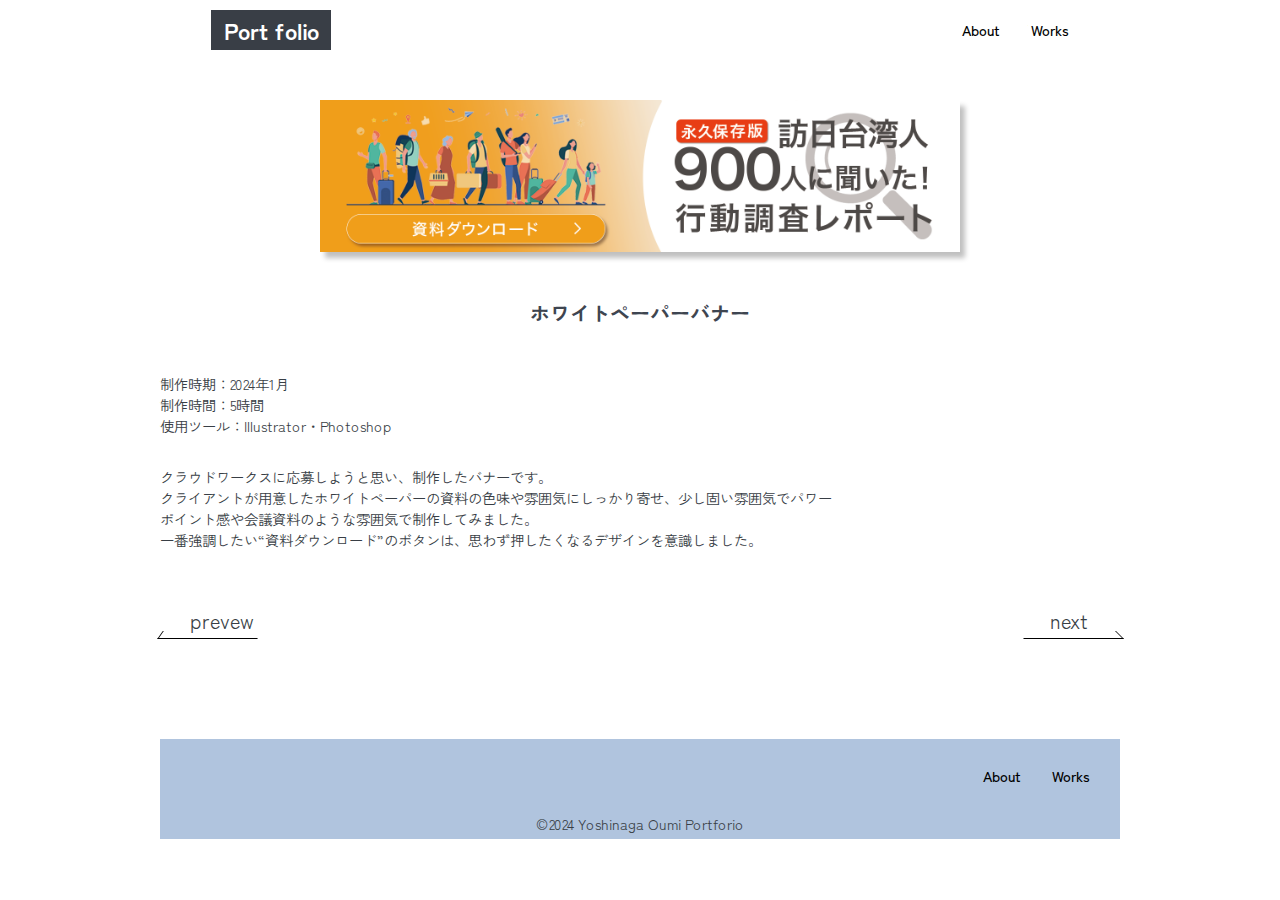
<file: page10.html>
<!doctype html>
<html lang="ja">
	<head>
		<meta charset="UTF-8">
		<title>吉永桜実 ポートフォリオ</title>
		<meta name="description" content="吉永桜実・就活用のポートフォリオです">
		<link rel="preconnect" href="https://fonts.googleapis.com">
		<link rel="preconnect" href="https://fonts.gstatic.com" crossorigin>
		<link href="https://fonts.googleapis.com/css2?family=Noto+Sans+JP:wght@100..900&family=Shippori+Mincho+B1:wght@400;500;600;700;800&display=swap" rel="stylesheet">
		<link href="https://fonts.googleapis.com/css2?family=Zen+Kaku+Gothic+New:wght@300;400;500;700;900&display=swap" rel="stylesheet">
		<link rel="stylesheet" href="css/reset.css">
		<link rel="stylesheet" href="css/style.css">
		
	</head>
	<body>
		<header>
			<a href="index.html"><h1>Port folio</h1></a>
			<nav>
				<ul class="nav">
					<li class="navitem"><a href="index.html#about">About</a></li>
					<li class="navitem"><a href="index.html#works">Works</a></li>
				</ul>
			</nav>
		</header>
		<main>
			<div class="bunnerimg">
				<img class="bunner" src="img/bunner9.png" width="640px" alt="ホワイトペーパーバナー">
				<h4>ホワイトペーパーバナー</h4>
			</div>
			<div class="bunnertext">
				<div class="bunnertexttop">
					<p>
							制作時期：2024年1月<br>
							制作時間：5時間<br>
							使用ツール：Illustrator・Photoshop
					</p>
				</div>
					<p>
							クラウドワークスに応募しようと思い、制作したバナーです。<br>
							クライアントが用意したホワイトペーパーの資料の色味や雰囲気にしっかり寄せ、少し固い雰囲気でパワー<br>
							ポイント感や会議資料のような雰囲気で制作してみました。<br>
							一番強調したい“資料ダウンロード”のボタンは、思わず押したくなるデザインを意識しました。
					</p>
			</div>
			<div class="arrows">
				<div class="left">
					<a href="page9.html">
						<p class="prevew">prevew</p>
						<div class="arrowleft"></div>
					</a>
				</div>
				<div class="right">
					<a href="page11.html">
						<p class="next">next</p>
						<div class="arrow"></div>
					</a>
				</div>
			</div>
		</main>
		<fotter>
			<div class="footer">
				<nav>
					<ul class="footer-nav">
						<li class="footer-navitem"><a href="#about">About</a></li>
						<li class="footer-navitem"><a href="#works">Works</a></li>
					</ul>
				</nav>
				<p><small>&copy;2024 Yoshinaga Oumi Portforio</small></p>
			</div>
		</fotter>
	</body>
</html>
</file>
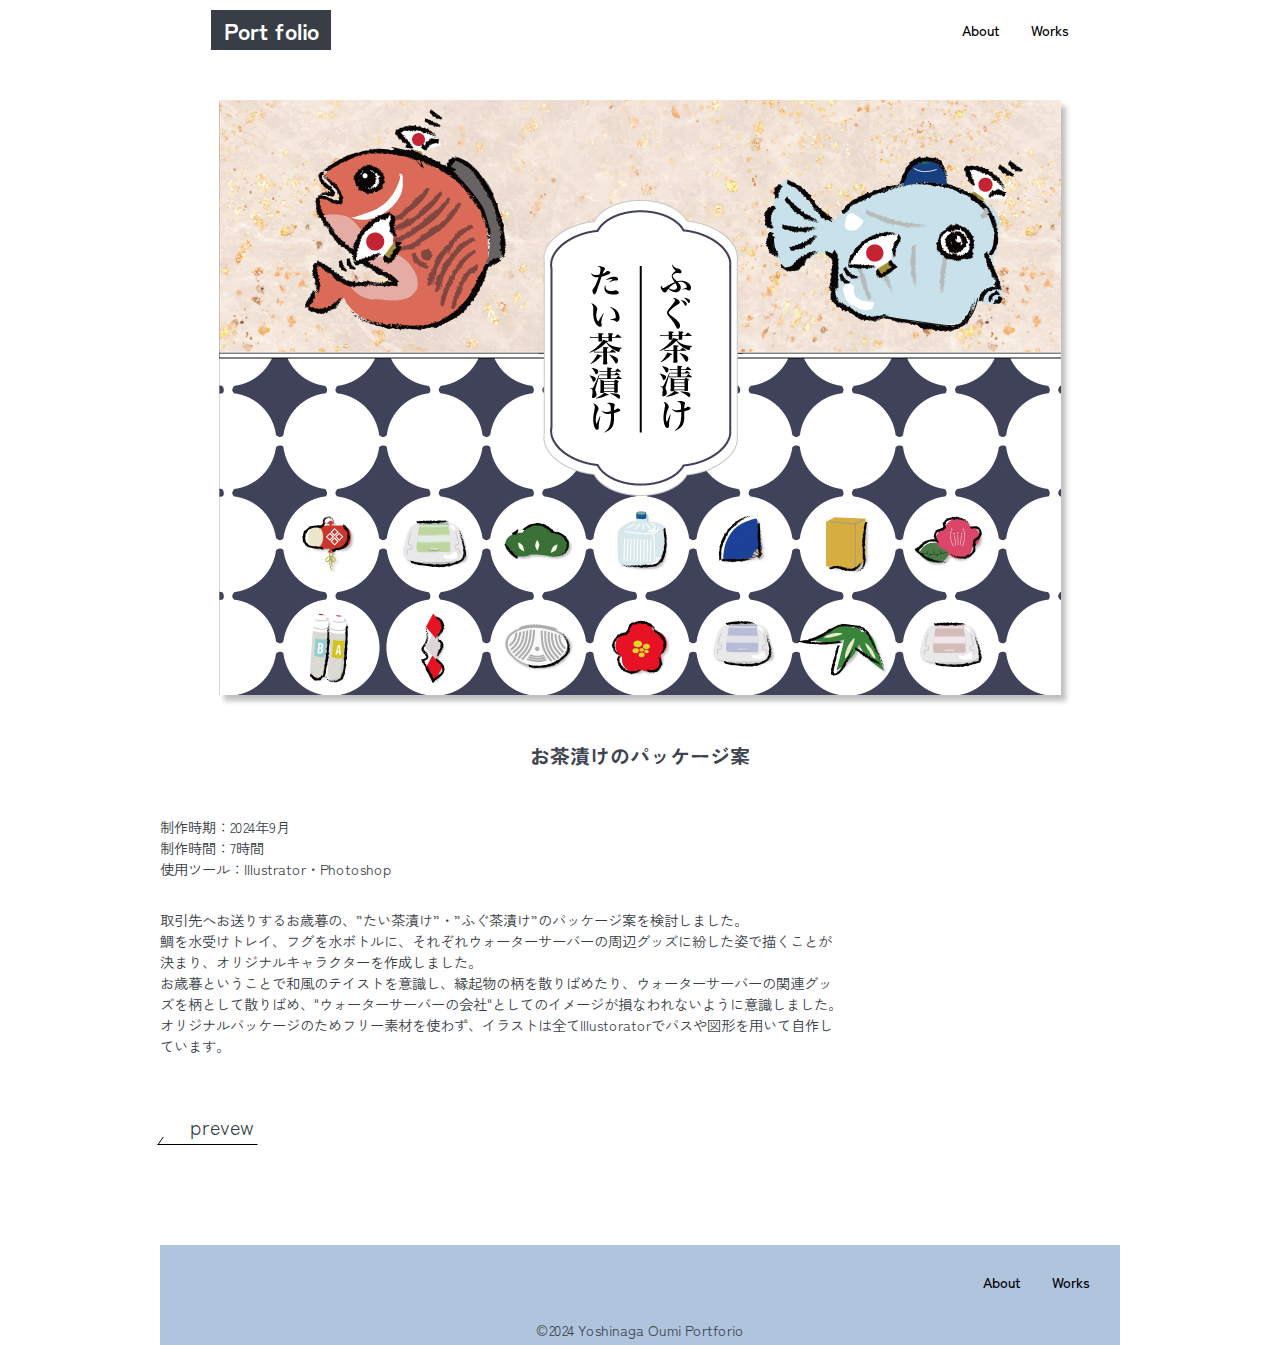
<file: page11.html>
<!doctype html>
<html lang="ja">
	<head>
		<meta charset="UTF-8">
		<title>吉永桜実 ポートフォリオ</title>
		<meta name="description" content="吉永桜実・就活用のポートフォリオです">
		<link rel="preconnect" href="https://fonts.googleapis.com">
		<link rel="preconnect" href="https://fonts.gstatic.com" crossorigin>
		<link href="https://fonts.googleapis.com/css2?family=Noto+Sans+JP:wght@100..900&family=Shippori+Mincho+B1:wght@400;500;600;700;800&display=swap" rel="stylesheet">
		<link href="https://fonts.googleapis.com/css2?family=Zen+Kaku+Gothic+New:wght@300;400;500;700;900&display=swap" rel="stylesheet">
		<link rel="stylesheet" href="css/reset.css">
		<link rel="stylesheet" href="css/style.css">
		
	</head>
	<body>
		<header>
			<a href="index.html"><h1>Port folio</h1></a>
			<nav>
				<ul class="nav">
					<li class="navitem"><a href="index.html#about">About</a></li>
					<li class="navitem"><a href="index.html#works">Works</a></li>
				</ul>
			</nav>
		</header>
		<main>
			<div class="bunnerimg">
				<img class="bunner" src="img/package.jpg" alt="お茶漬けのパッケージ案">
				<h4>お茶漬けのパッケージ案</h4>
			</div>
			<div class="bunnertext">
				<div class="bunnertexttop">
					<p>
							制作時期：2024年9月<br>
							制作時間：7時間<br>
							使用ツール：Illustrator・Photoshop
					</p>
				</div>
					<p>
							取引先へお送りするお歳暮の、”たい茶漬け”・”ふぐ茶漬け”のパッケージ案を検討しました。<br>
							鯛を水受けトレイ、フグを水ボトルに、それぞれウォーターサーバーの周辺グッズに紛した姿で描くことが<br>
							決まり、オリジナルキャラクターを作成しました。<br>
							お歳暮ということで和風のテイストを意識し、縁起物の柄を散りばめたり、ウォーターサーバーの関連グッ<br>
							ズを柄として散りばめ、"ウォーターサーバーの会社"としてのイメージが損なわれないように意識しました。<br>
							オリジナルパッケージのためフリー素材を使わず、イラストは全てIllustoratorでパスや図形を用いて自作し<br>
							ています。
					</p>
			</div>
			<div class="arrows">
				<div class="left">
					<a href="page10.html">
						<p class="prevew">prevew</p>
						<div class="arrowleft"></div>
					</a>
				</div>
			</div>
		</main>
		<fotter>
			<div class="footer">
				<nav>
					<ul class="footer-nav">
						<li class="footer-navitem"><a href="#about">About</a></li>
						<li class="footer-navitem"><a href="#works">Works</a></li>
					</ul>
				</nav>
				<p><small>&copy;2024 Yoshinaga Oumi Portforio</small></p>
			</div>
		</fotter>
	</body>
</html>
</file>
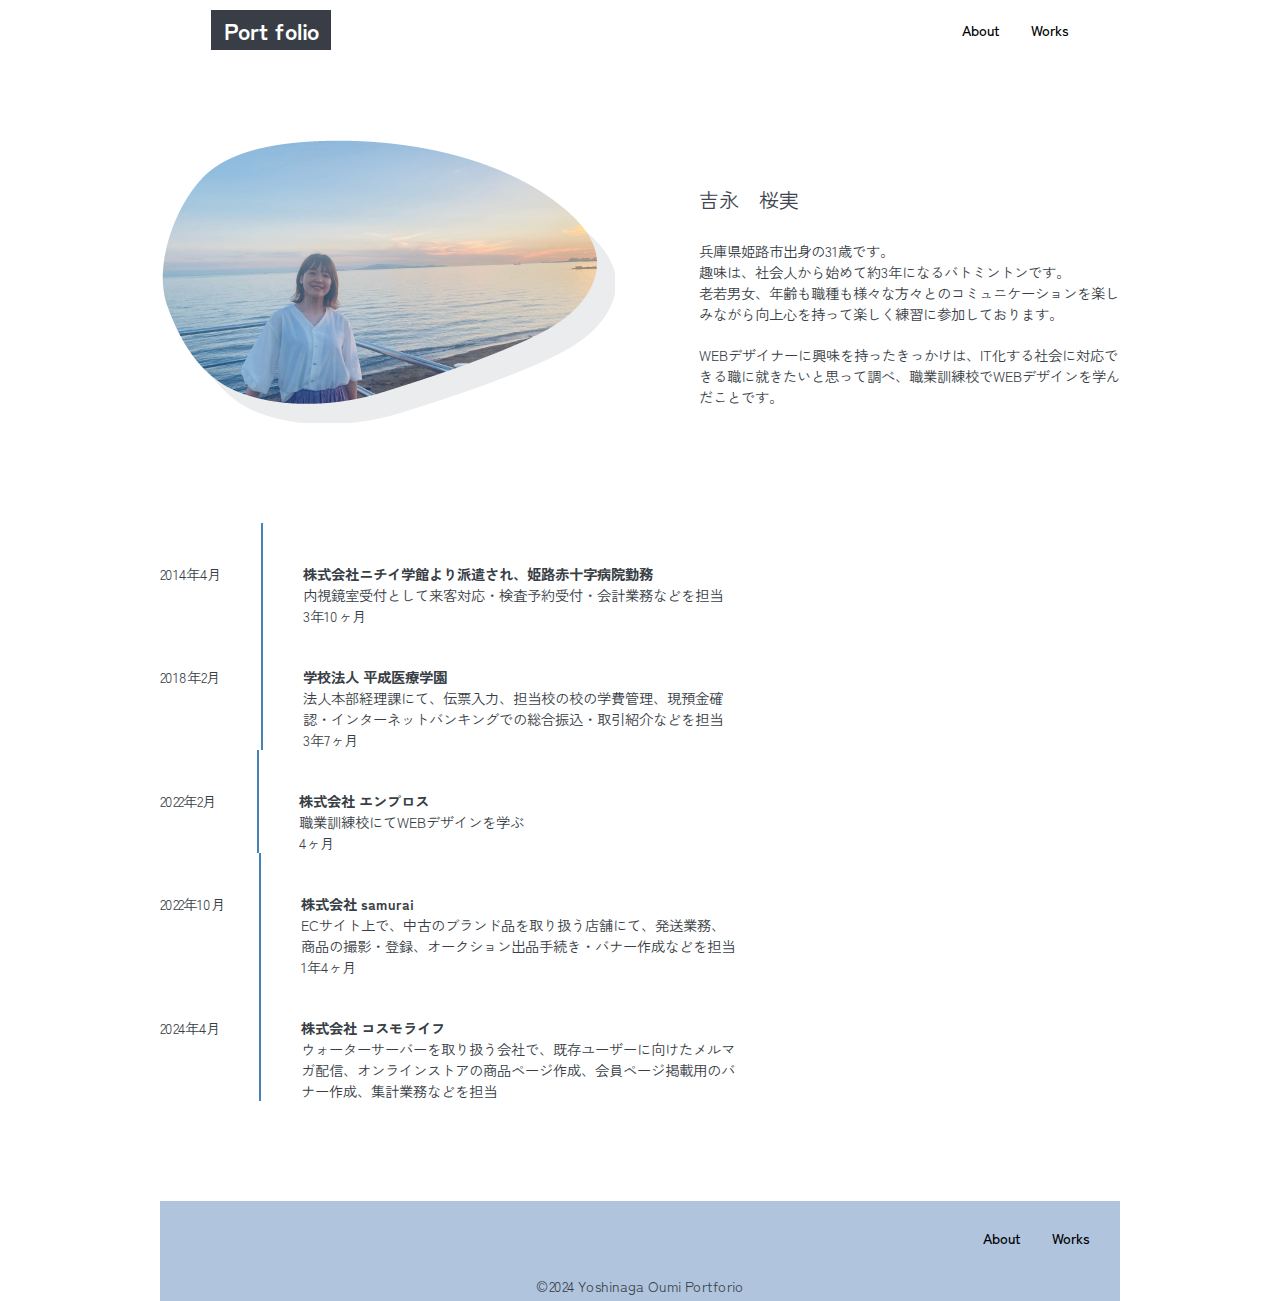
<file: page12.html>
<!doctype html>
<html lang="ja">
	<head>
		<meta charset="UTF-8">
		<title>吉永桜実 ポートフォリオ</title>
		<meta name="description" content="吉永桜実・就活用のポートフォリオです">
		<link rel="preconnect" href="https://fonts.googleapis.com">
		<link rel="preconnect" href="https://fonts.gstatic.com" crossorigin>
		<link href="https://fonts.googleapis.com/css2?family=Noto+Sans+JP:wght@100..900&family=Shippori+Mincho+B1:wght@400;500;600;700;800&display=swap" rel="stylesheet">
		<link href="https://fonts.googleapis.com/css2?family=Zen+Kaku+Gothic+New:wght@300;400;500;700;900&display=swap" rel="stylesheet">
		<link rel="stylesheet" href="css/reset.css">
		<link rel="stylesheet" href="css/style.css">
		
	</head>
	<body>
		<header>
			<a href="index.html"><h1>Port folio</h1></a>
			<nav>
				<ul class="nav">
					<li class="navitem"><a href="index.html#about">About</a></li>
					<li class="navitem"><a href="index.html#works">Works</a></li>
				</ul>
			</nav>
		</header>
		<main>
			<div class="mainvisualbox">
				<img class="myprofileimg" src="img/mainvisual.png" alt="吉永桜実ポートフォリオメインビジュアル">
					<div class="myprofiletextbox">	
						<h3 class="name">吉永　桜実</h3>
						<p class="myprofiletexttop">
							兵庫県姫路市出身の31歳です。<br>
							趣味は、社会人から始めて約3年になるバトミントンです。<br>
							老若男女、年齢も職種も様々な方々とのコミュニケーションを楽し<br>
							みながら向上心を持って楽しく練習に参加しております。
						</p>
						<p class="myprofiletextbottom">
							WEBデザイナーに興味を持ったきっかけは、IT化する社会に対応で<br>
							きる職に就きたいと思って調べ、職業訓練校でWEBデザインを学ん<br>
							だことです。
						</p>
					</div>
			</div>
			<div class="career">
				<div class="careerbox">
						<p class="nichiidate">
						2014年4月
						</p>
						<div class="border"></div>
						<p class="careertext"><span>株式会社ニチイ学館より派遣され、姫路赤十字病院勤務</span><br>
											内視鏡室受付として来客対応・検査予約受付・会計業務などを担当<br>
											3年10ヶ月<br>
						</p>
				</div>
				<div class="careerbox">
						<p class="heiseidate">
						2018年2月
						</p>
						<div class="border"></div>
						<p class="careertext"><span>学校法人 平成医療学園</span><br>
											法人本部経理課にて、伝票入力、担当校の校の学費管理、現預金確<br>
											認・インターネットバンキングでの総合振込・取引紹介などを担当<br>
											3年7ヶ月
						</p>
				</div>
				<div class="careerbox">
						<p class="emplosdate">
						2022年2月
						</p>
						<div class="border"></div>
						<p class="careertext"><span>株式会社 エンプロス</span><br>
											職業訓練校にてWEBデザインを学ぶ<br>
											4ヶ月
						</p>
				</div>
				<div class="careerbox">
						<p class="samuraidate">
						2022年10月
						</p>
						<div class="samuraiborder"></div>
						<p class="careertextsamurai"><span>株式会社 samurai</span><br>
											ECサイト上で、中古のブランド品を取り扱う店舗にて、発送業務、<br>
											商品の撮影・登録、オークション出品手続き・バナー作成などを担当<br>
											1年4ヶ月
						</p>
				</div>
				<div class="careerbox">
						<p class="cosmodate">
						2024年4月
						</p>
						<div class="border"></div>
						<p class="careertext"><span>株式会社 コスモライフ</span><br>
											ウォーターサーバーを取り扱う会社で、既存ユーザーに向けたメルマ<br>
											ガ配信、オンラインストアの商品ページ作成、会員ページ掲載用のバ<br>
											ナー作成、集計業務などを担当<br>
						</p>
				</div>
			</div>
		</main>
		<fotter>
			<div class="footer">
				<nav>
					<ul class="footer-nav">
						<li class="footer-navitem"><a href="#about">About</a></li>
						<li class="footer-navitem"><a href="#works">Works</a></li>
					</ul>
				</nav>
				<p><small>&copy;2024 Yoshinaga Oumi Portforio</small></p>
			</div>
		</fotter>
	</body>
</html>
</file>
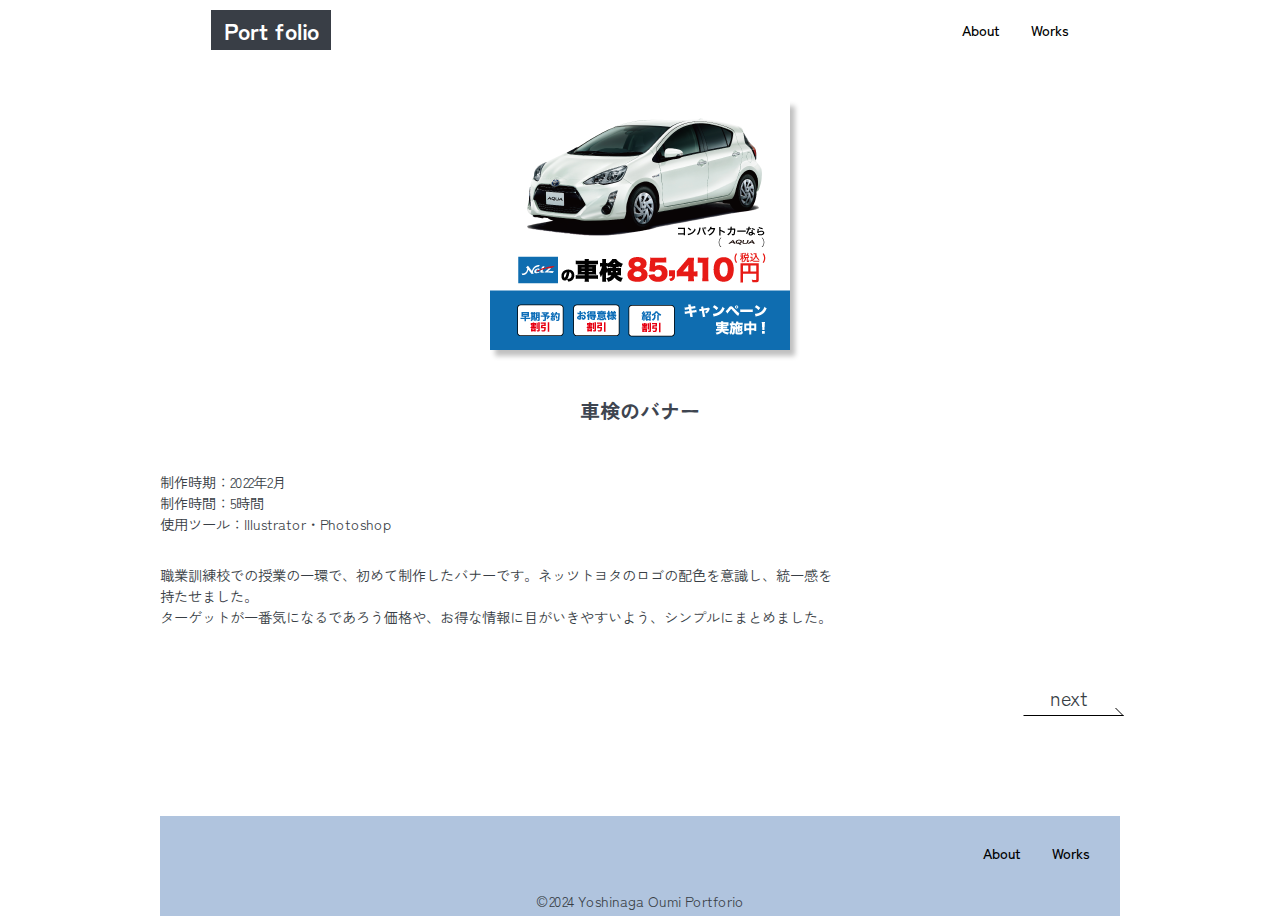
<file: page2.html>
<!doctype html>
<html lang="ja">
	<head>
		<meta charset="UTF-8">
		<title>吉永桜実 ポートフォリオ</title>
		<meta name="description" content="吉永桜実・就活用のポートフォリオです。">
		<link rel="preconnect" href="https://fonts.googleapis.com">
		<link rel="preconnect" href="https://fonts.gstatic.com" crossorigin>
		<link href="https://fonts.googleapis.com/css2?family=Noto+Sans+JP:wght@100..900&family=Shippori+Mincho+B1:wght@400;500;600;700;800&display=swap" rel="stylesheet">
		<link href="https://fonts.googleapis.com/css2?family=Zen+Kaku+Gothic+New:wght@300;400;500;700;900&display=swap" rel="stylesheet">
		<link rel="stylesheet" href="css/reset.css">
		<link rel="stylesheet" href="css/style.css">
		
	</head>
	<body>
		<header>
			<a href="index.html"><h1>Port folio</h1></a>
			<nav>
				<ul class="nav">
					<li class="navitem"><a href="index.html#about">About</a></li>
					<li class="navitem"><a href="index.html#works">Works</a></li>
				</ul>
			</nav>
		</header>
		<main>
			<div class="bunnerimg">
				<img class="bunner" src="img/bunner1.png" alt="車検のバナー">
				<h4>車検のバナー</h4>
			</div>
			<div class="bunnertext">
				<div class="bunnertexttop">
					<p>
							制作時期：2022年2月<br>
							制作時間：5時間<br>
							使用ツール：Illustrator・Photoshop
					</p>
				</div>
					<p>
							職業訓練校での授業の一環で、初めて制作したバナーです。ネッツトヨタのロゴの配色を意識し、統一感を<br>
							持たせました。<br>
							ターゲットが一番気になるであろう価格や、お得な情報に目がいきやすいよう、シンプルにまとめました。
					</p>
			</div>
			<div class="arrows">
				<div class="nextonly">
					<a href="page3.html">
						<p class="next">next</p>
						<div class="arrow"></div>
					</a>
				</div>
			</div>
		</main>
		<fotter>
			<div class="footer">
				<nav>
					<ul class="footer-nav">
						<li class="footer-navitem"><a href="#about">About</a></li>
						<li class="footer-navitem"><a href="#works">Works</a></li>
					</ul>
				</nav>
				<p><small>&copy;2024 Yoshinaga Oumi Portforio</small></p>
			</div>
		</fotter>
	</body>
</html>
</file>
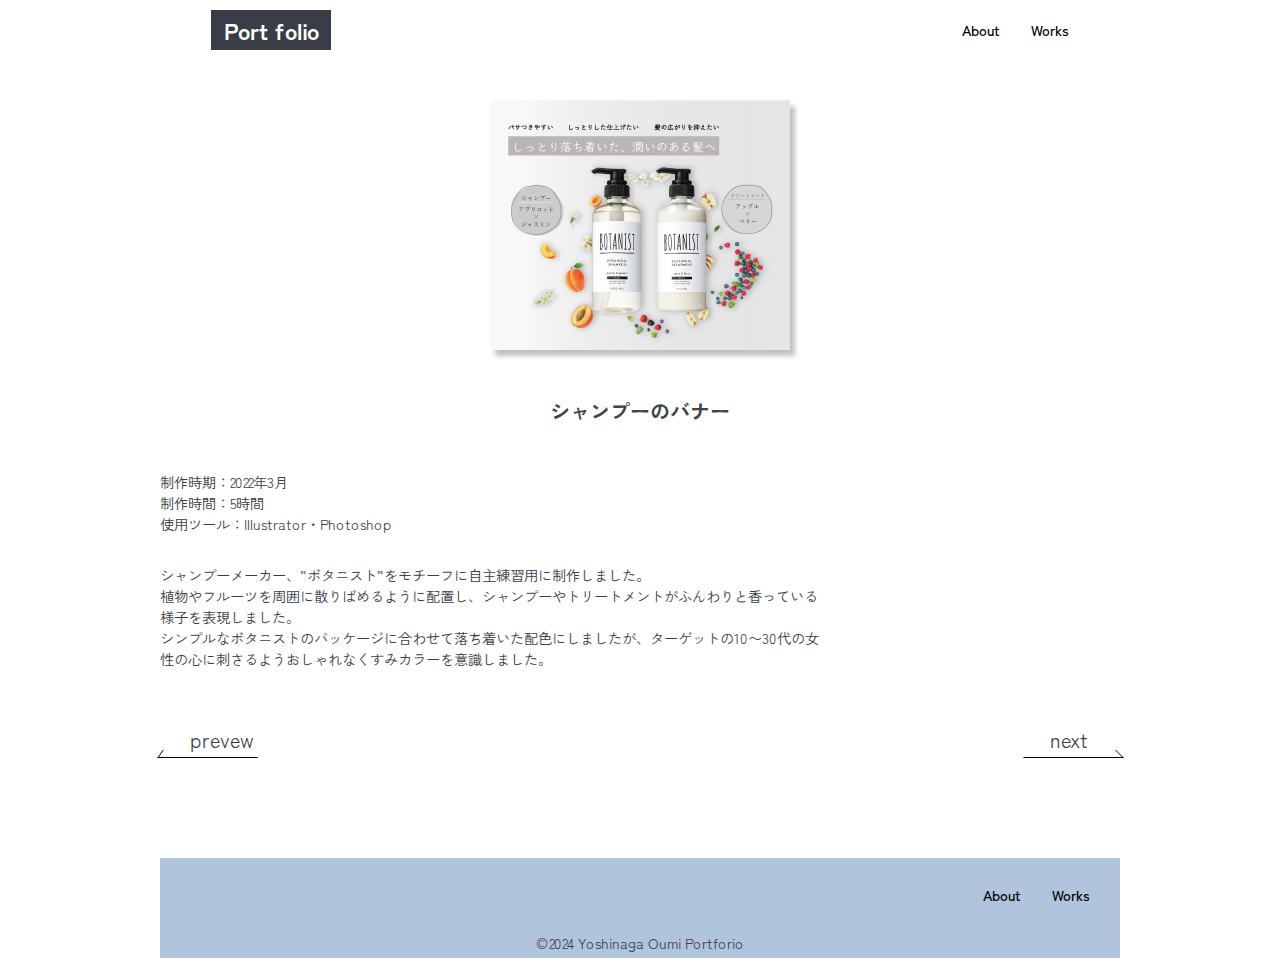
<file: page3.html>
<!doctype html>
<html lang="ja">
	<head>
		<meta charset="UTF-8">
		<title>吉永桜実 ポートフォリオ</title>
		<meta name="description" content="吉永桜実・就活用のポートフォリオです">
		<link rel="preconnect" href="https://fonts.googleapis.com">
		<link rel="preconnect" href="https://fonts.gstatic.com" crossorigin>
		<link href="https://fonts.googleapis.com/css2?family=Noto+Sans+JP:wght@100..900&family=Shippori+Mincho+B1:wght@400;500;600;700;800&display=swap" rel="stylesheet">		<link href="https://fonts.googleapis.com/css2?family=Zen+Kaku+Gothic+New:wght@300;400;500;700;900&display=swap" rel="stylesheet">
		<link rel="stylesheet" href="css/reset.css">
		<link rel="stylesheet" href="css/style.css">
		
	</head>
	<body>
		<header>
			<a href="index.html"><h1>Port folio</h1></a>
			<nav>
				<ul class="nav">
					<li class="navitem"><a href="index.html#about">About</a></li>
					<li class="navitem"><a href="index.html#works">Works</a></li>
				</ul>
			</nav>
		</header>
		<main>
			<div class="bunnerimg">
				<img class="bunner" src="img/bunner2.png" alt="シャンプーのバナー">
				<h4>シャンプーのバナー</h4>
			</div>
			<div class="bunnertext">
				<div class="bunnertexttop">
					<p>
							制作時期：2022年3月<br>
							制作時間：5時間<br>
							使用ツール：Illustrator・Photoshop
					</p>
				</div>
					<p>
							シャンプーメーカー、”ボタニスト”をモチーフに自主練習用に制作しました。<br>
							植物やフルーツを周囲に散りばめるように配置し、シャンプーやトリートメントがふんわりと香っている<br>
							様子を表現しました。<br>
							シンプルなボタニストのパッケージに合わせて落ち着いた配色にしましたが、ターゲットの10〜30代の女<br>
							性の心に刺さるようおしゃれなくすみカラーを意識しました。

					</p>
			</div>
			<div class="arrows">
				<div class="left">
					<a href="page2.html">
						<p class="prevew">prevew</p>
						<div class="arrowleft"></div>
					</a>
				</div>
				<div class="right">
					<a href="page4.html">
						<p class="next">next</p>
						<div class="arrow"></div>
					</a>
				</div>
			</div>
		</main>
		<fotter>
			<div class="footer">
				<nav>
					<ul class="footer-nav">
						<li class="footer-navitem"><a href="#about">About</a></li>
						<li class="footer-navitem"><a href="#works">Works</a></li>
					</ul>
				</nav>
				<p><small>&copy;2024 Yoshinaga Oumi Portforio</small></p>
			</div>
		</fotter>
	</body>
</html>
</file>
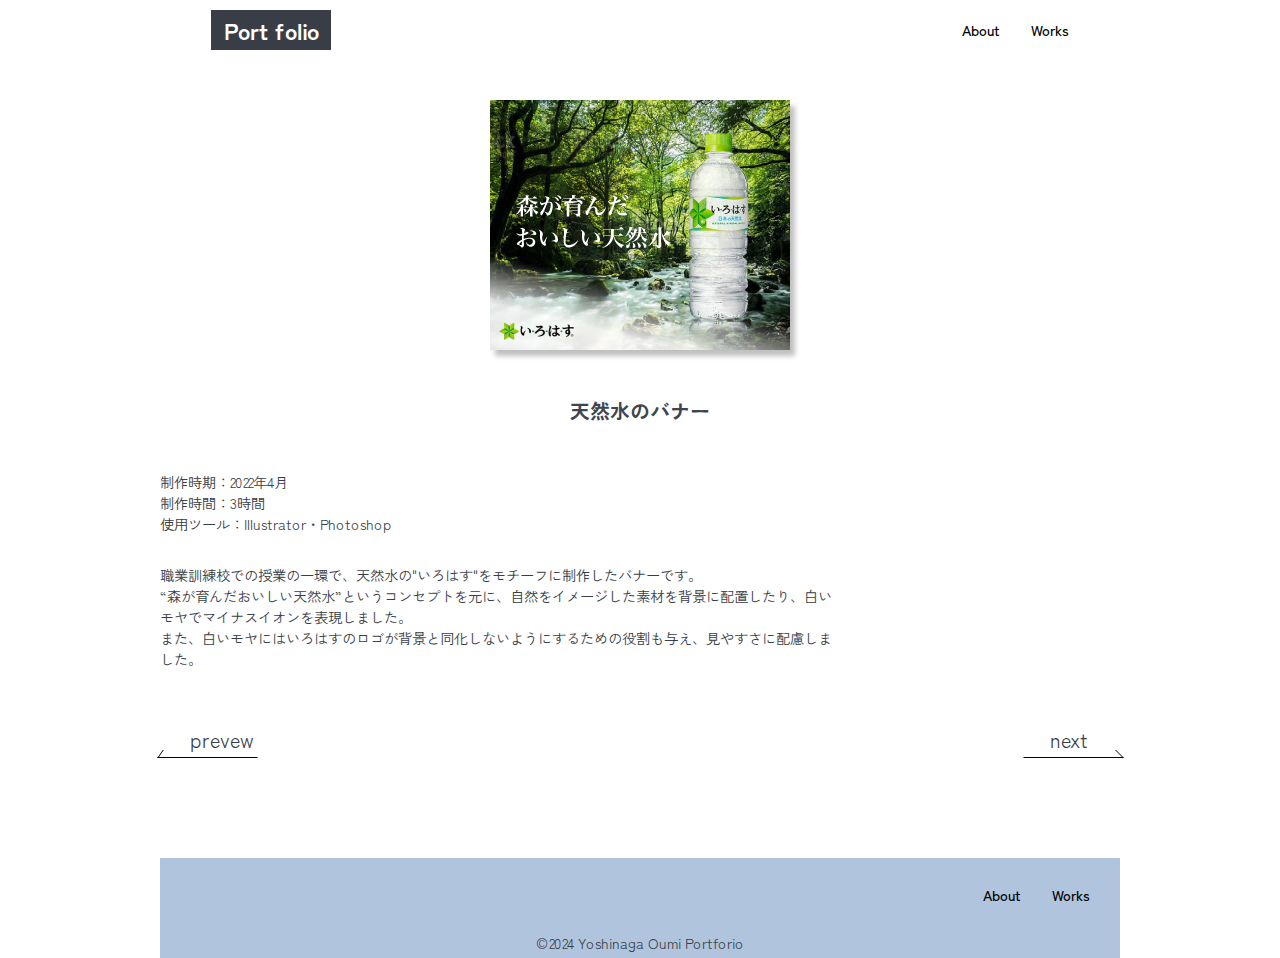
<file: page4.html>
<!doctype html>
<html lang="ja">
	<head>
		<meta charset="UTF-8">
		<title>吉永桜実 ポートフォリオ</title>
		<meta name="description" content="吉永桜実・就活用のポートフォリオです">
		<link rel="preconnect" href="https://fonts.googleapis.com">
		<link rel="preconnect" href="https://fonts.gstatic.com" crossorigin>
		<link href="https://fonts.googleapis.com/css2?family=Noto+Sans+JP:wght@100..900&family=Shippori+Mincho+B1:wght@400;500;600;700;800&display=swap" rel="stylesheet">
		<link href="https://fonts.googleapis.com/css2?family=Zen+Kaku+Gothic+New:wght@300;400;500;700;900&display=swap" rel="stylesheet">
		<link rel="stylesheet" href="css/reset.css">
		<link rel="stylesheet" href="css/style.css">
		
	</head>
	<body>
		<header>
			<a href="index.html"><h1>Port folio</h1></a>
			<nav>
				<ul class="nav">
					<li class="navitem"><a href="index.html#about">About</a></li>
					<li class="navitem"><a href="index.html#works">Works</a></li>
				</ul>
			</nav>
		</header>
		<main>
			<div class="bunnerimg">
				<img class="bunner" src="img/bunner3.png" alt="天然水のバナー">
				<h4>天然水のバナー</h4>
			</div>
			<div class="bunnertext">
				<div class="bunnertexttop">
					<p>
							制作時期：2022年4月<br>
							制作時間：3時間<br>
							使用ツール：Illustrator・Photoshop
					</p>
				</div>
					<p>
							職業訓練校での授業の一環で、天然水の"いろはす"をモチーフに制作したバナーです。<br>
							“森が育んだおいしい天然水”というコンセプトを元に、自然をイメージした素材を背景に配置したり、白い<br>
							モヤでマイナスイオンを表現しました。<br>
							また、白いモヤにはいろはすのロゴが背景と同化しないようにするための役割も与え、見やすさに配慮しま<br>
							した。
					</p>
			</div>
			<div class="arrows">
				<div class="left">
					<a href="page3.html">
						<p class="prevew">prevew</p>
						<div class="arrowleft"></div>
					</a>
				</div>
				<div class="right">
					<a href="page5.html">
						<p class="next">next</p>
						<div class="arrow"></div>
					</a>
				</div>
			</div>
		</main>
		<fotter>
			<div class="footer">
				<nav>
					<ul class="footer-nav">
						<li class="footer-navitem"><a href="#about">About</a></li>
						<li class="footer-navitem"><a href="#works">Works</a></li>
					</ul>
				</nav>
				<p><small>&copy;2024 Yoshinaga Oumi Portforio</small></p>
			</div>
		</fotter>
	</body>
</html>
</file>
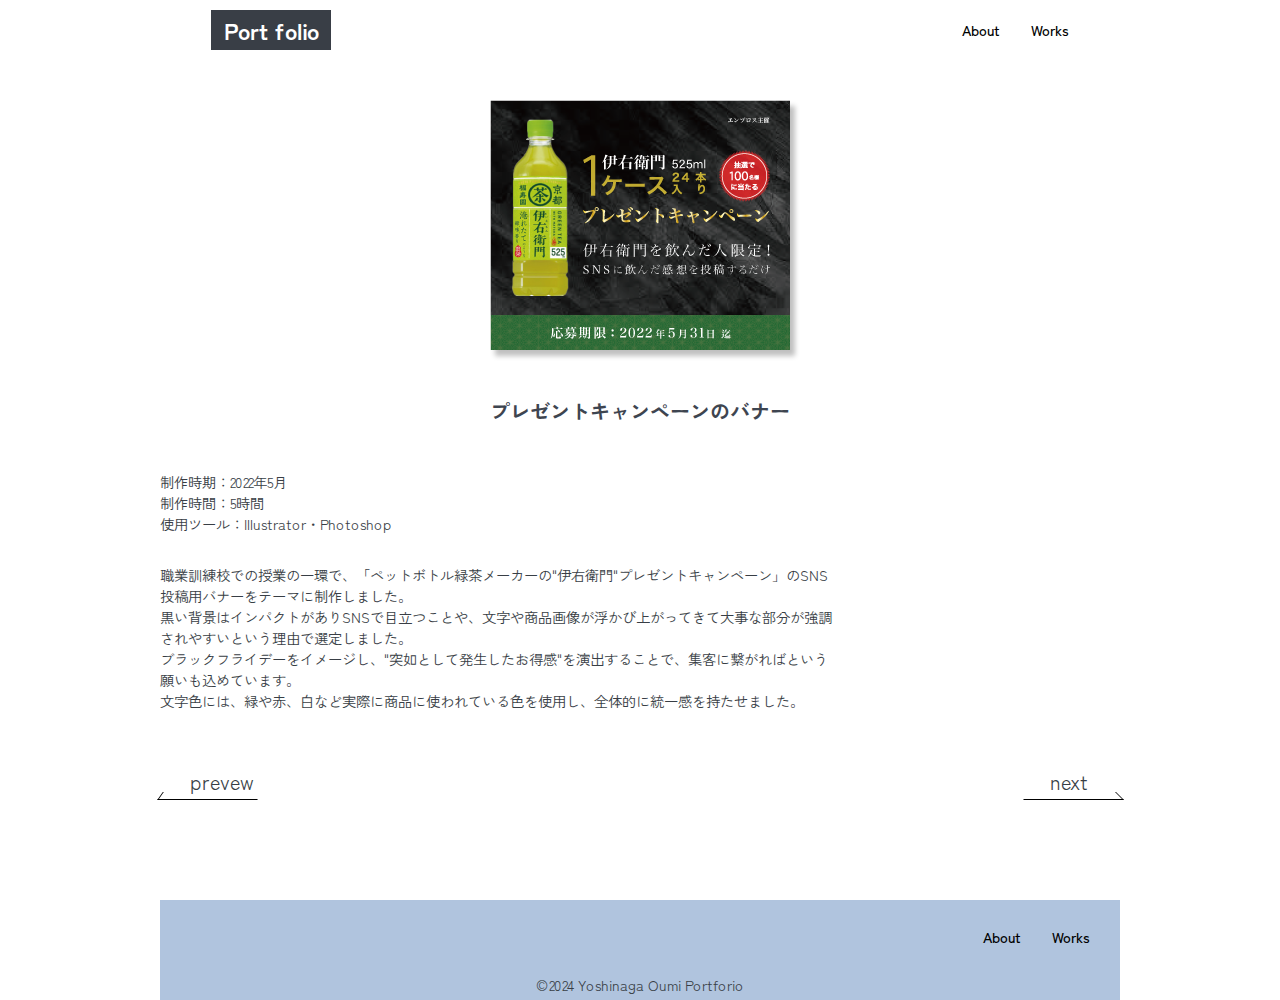
<file: page5.html>
<!doctype html>
<html lang="ja">
	<head>
		<meta charset="UTF-8">
		<title>吉永桜実 ポートフォリオ</title>
		<meta name="description" content="吉永桜実・就活用のポートフォリオです">
		<link rel="preconnect" href="https://fonts.googleapis.com">
		<link rel="preconnect" href="https://fonts.gstatic.com" crossorigin>
		<link href="https://fonts.googleapis.com/css2?family=Noto+Sans+JP:wght@100..900&family=Shippori+Mincho+B1:wght@400;500;600;700;800&display=swap" rel="stylesheet">
		<link href="https://fonts.googleapis.com/css2?family=Zen+Kaku+Gothic+New:wght@300;400;500;700;900&display=swap" rel="stylesheet">
		<link rel="stylesheet" href="css/reset.css">
		<link rel="stylesheet" href="css/style.css">
		
	</head>
	<body>
		<header>
			<a href="index.html"><h1>Port folio</h1></a>
			<nav>
				<ul class="nav">
					<li class="navitem"><a href="index.html#about">About</a></li>
					<li class="navitem"><a href="index.html#works">Works</a></li>
				</ul>
			</nav>
		</header>
		<main>
			<div class="bunnerimg">
				<img class="bunner" src="img/bunner4.png" alt="プレゼントキャンペーンのバナー">
				<h4>プレゼントキャンペーンのバナー</h4>
			</div>
			<div class="bunnertext">
				<div class="bunnertexttop">
					<p>
							制作時期：2022年5月<br>
							制作時間：5時間<br>
							使用ツール：Illustrator・Photoshop
					</p>
				</div>
					<p>
							職業訓練校での授業の一環で、「ペットボトル緑茶メーカーの"伊右衛門"プレゼントキャンペーン」のSNS<br>
							投稿用バナーをテーマに制作しました。<br>
							黒い背景はインパクトがありSNSで目立つことや、文字や商品画像が浮かび上がってきて大事な部分が強調<br>
							されやすいという理由で選定しました。<br>
							ブラックフライデーをイメージし、"突如として発生したお得感"を演出することで、集客に繋がればという<br>
							願いも込めています。<br>
							文字色には、緑や赤、白など実際に商品に使われている色を使用し、全体的に統一感を持たせました。<br>
					</p>
			</div>
			<div class="arrows">
				<div class="left">
					<a href="page4.html">
						<p class="prevew">prevew</p>
						<div class="arrowleft"></div>
					</a>
				</div>
				<div class="right">
					<a href="page6.html">
						<p class="next">next</p>
						<div class="arrow"></div>
					</a>
				</div>
			</div>
		</main>
		<fotter>
			<div class="footer">
				<nav>
					<ul class="footer-nav">
						<li class="footer-navitem"><a href="#about">About</a></li>
						<li class="footer-navitem"><a href="#works">Works</a></li>
					</ul>
				</nav>
				<p><small>&copy;2024 Yoshinaga Oumi Portforio</small></p>
			</div>
		</fotter>
	</body>
</html>
</file>
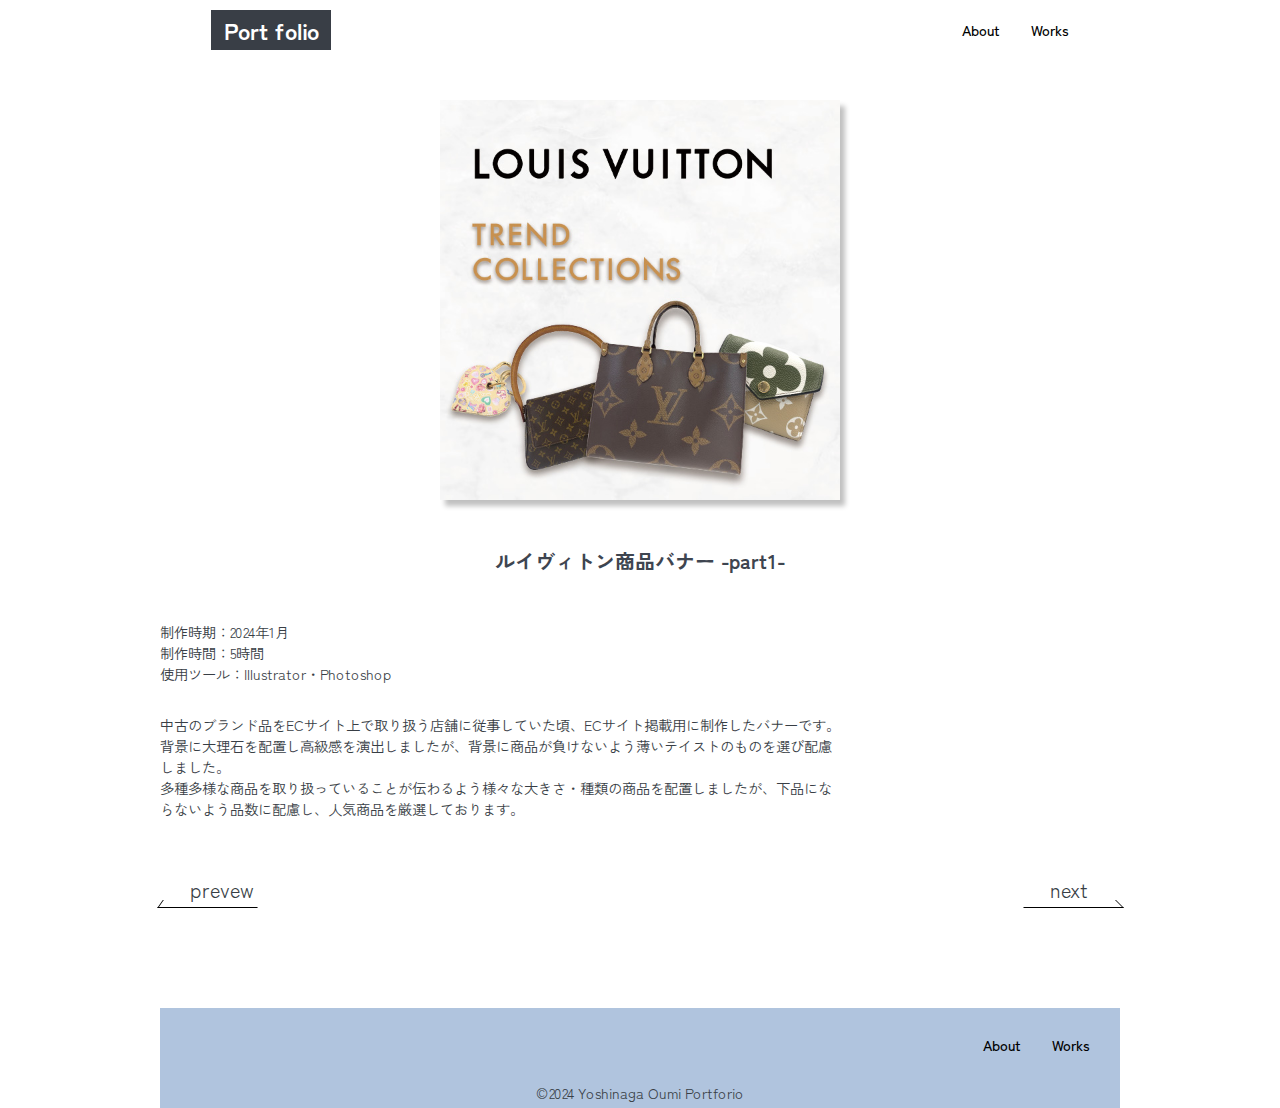
<file: page6.html>
<!doctype html>
<html lang="ja">
	<head>
		<meta charset="UTF-8">
		<title>吉永桜実 ポートフォリオ</title>
		<meta name="description" content="吉永桜実・就活用のポートフォリオです">
		<link rel="preconnect" href="https://fonts.googleapis.com">
		<link rel="preconnect" href="https://fonts.gstatic.com" crossorigin>
		<link href="https://fonts.googleapis.com/css2?family=Noto+Sans+JP:wght@100..900&family=Shippori+Mincho+B1:wght@400;500;600;700;800&display=swap" rel="stylesheet">
		<link href="https://fonts.googleapis.com/css2?family=Zen+Kaku+Gothic+New:wght@300;400;500;700;900&display=swap" rel="stylesheet">
		<link rel="stylesheet" href="css/reset.css">
		<link rel="stylesheet" href="css/style.css">
		
	</head>
	<body>
		<header>
			<a href="index.html"><h1>Port folio</h1></a>
			<nav>
				<ul class="nav">
					<li class="navitem"><a href="index.html#about">About</a></li>
					<li class="navitem"><a href="index.html#works">Works</a></li>
				</ul>
			</nav>
		</header>
		<main>
			<div class="bunnerimg">
				<img class="bunner" src="img/bunner5.jpg" width="400px" alt="ルイヴィトン商品バナー -part1-">
				<h4>ルイヴィトン商品バナー -part1-</h4>
			</div>
			<div class="bunnertext">
				<div class="bunnertexttop">
					<p>
							制作時期：2024年1月<br>
							制作時間：5時間<br>
							使用ツール：Illustrator・Photoshop
					</p>
				</div>
					<p>
							中古のブランド品をECサイト上で取り扱う店舗に従事していた頃、ECサイト掲載用に制作したバナーです。<br>
							背景に大理石を配置し高級感を演出しましたが、背景に商品が負けないよう薄いテイストのものを選び配慮<br>
							しました。<br>
							多種多様な商品を取り扱っていることが伝わるよう様々な大きさ・種類の商品を配置しましたが、下品にな<br>
							らないよう品数に配慮し、人気商品を厳選しております。
							<br>
					</p>
			</div>
			<div class="arrows">
				<div class="left">
					<a href="page5.html">
						<p class="prevew">prevew</p>
						<div class="arrowleft"></div>
					</a>
				</div>
				<div class="right">
					<a href="page7.html">
						<p class="next">next</p>
						<div class="arrow"></div>
					</a>
				</div>
			</div>
		</main>
		<fotter>
			<div class="footer">
				<nav>
					<ul class="footer-nav">
						<li class="footer-navitem"><a href="#about">About</a></li>
						<li class="footer-navitem"><a href="#works">Works</a></li>
					</ul>
				</nav>
				<p><small>&copy;2024 Yoshinaga Oumi Portforio</small></p>
			</div>
		</fotter>
	</body>
</html>
</file>
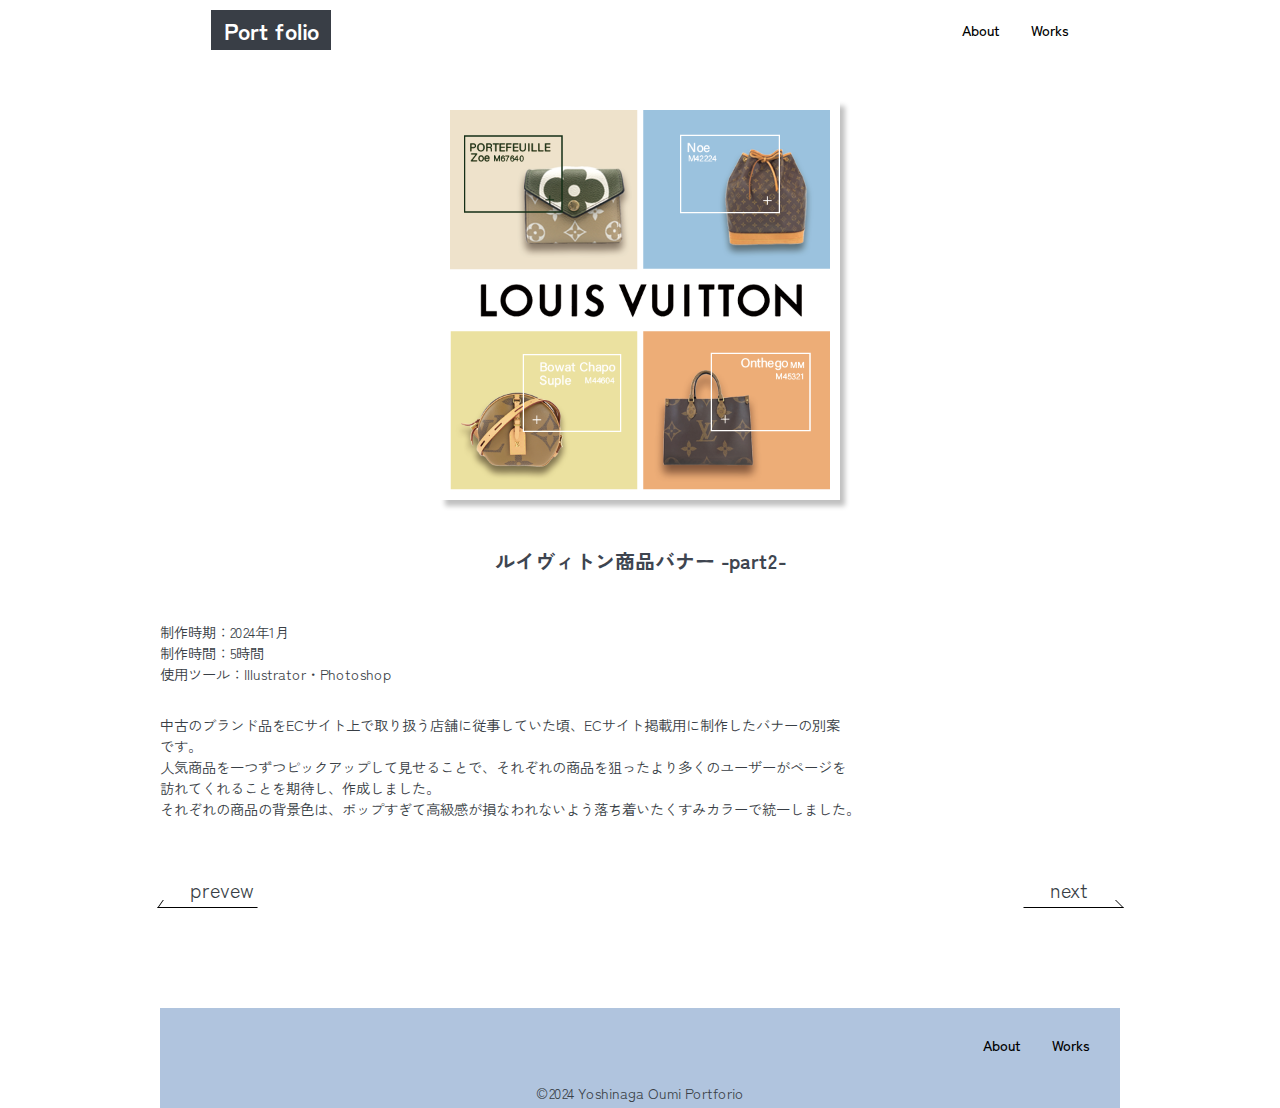
<file: page7.html>
<!doctype html>
<html lang="ja">
	<head>
		<meta charset="UTF-8">
		<title>吉永桜実 ポートフォリオ</title>
		<meta name="description" content="吉永桜実・就活用のポートフォリオです">
		<link rel="preconnect" href="https://fonts.googleapis.com">
		<link rel="preconnect" href="https://fonts.gstatic.com" crossorigin>
		<link href="https://fonts.googleapis.com/css2?family=Noto+Sans+JP:wght@100..900&family=Shippori+Mincho+B1:wght@400;500;600;700;800&display=swap" rel="stylesheet">
		<link href="https://fonts.googleapis.com/css2?family=Zen+Kaku+Gothic+New:wght@300;400;500;700;900&display=swap" rel="stylesheet">
		<link rel="stylesheet" href="css/reset.css">
		<link rel="stylesheet" href="css/style.css">
		
	</head>
	<body>
		<header>
			<a href="index.html"><h1>Port folio</h1></a>
			<nav>
				<ul class="nav">
					<li class="navitem"><a href="index.html#about">About</a></li>
					<li class="navitem"><a href="index.html#works">Works</a></li>
				</ul>
			</nav>
		</header>
		<main>
			<div class="bunnerimg">
				<img class="bunner" src="img/bunner6.png" width="400px" alt="ルイヴィトン商品バナー -part2-">
				<h4>ルイヴィトン商品バナー -part2-</h4>
			</div>
			<div class="bunnertext">
				<div class="bunnertexttop">
					<p>
							制作時期：2024年1月<br>
							制作時間：5時間<br>
							使用ツール：Illustrator・Photoshop
					</p>
				</div>
					<p>
							中古のブランド品をECサイト上で取り扱う店舗に従事していた頃、ECサイト掲載用に制作したバナーの別案<br>
							です。<br>
							人気商品を一つずつピックアップして見せることで、それぞれの商品を狙ったより多くのユーザーがページを<br>
							訪れてくれることを期待し、作成しました。<br>
							それぞれの商品の背景色は、ポップすぎて高級感が損なわれないよう落ち着いたくすみカラーで統一しました。
					</p>
			</div>
			<div class="arrows">
				<div class="left">
					<a href="page6.html">
						<p class="prevew">prevew</p>
						<div class="arrowleft"></div>
					</a>
				</div>
				<div class="right">
					<a href="page8.html">
						<p class="next">next</p>
						<div class="arrow"></div>
					</a>
				</div>
			</div>
		</main>
		<fotter>
			<div class="footer">
				<nav>
					<ul class="footer-nav">
						<li class="footer-navitem"><a href="#about">About</a></li>
						<li class="footer-navitem"><a href="#works">Works</a></li>
					</ul>
				</nav>
				<p><small>&copy;2024 Yoshinaga Oumi Portforio</small></p>
			</div>
		</fotter>
	</body>
</html>
</file>
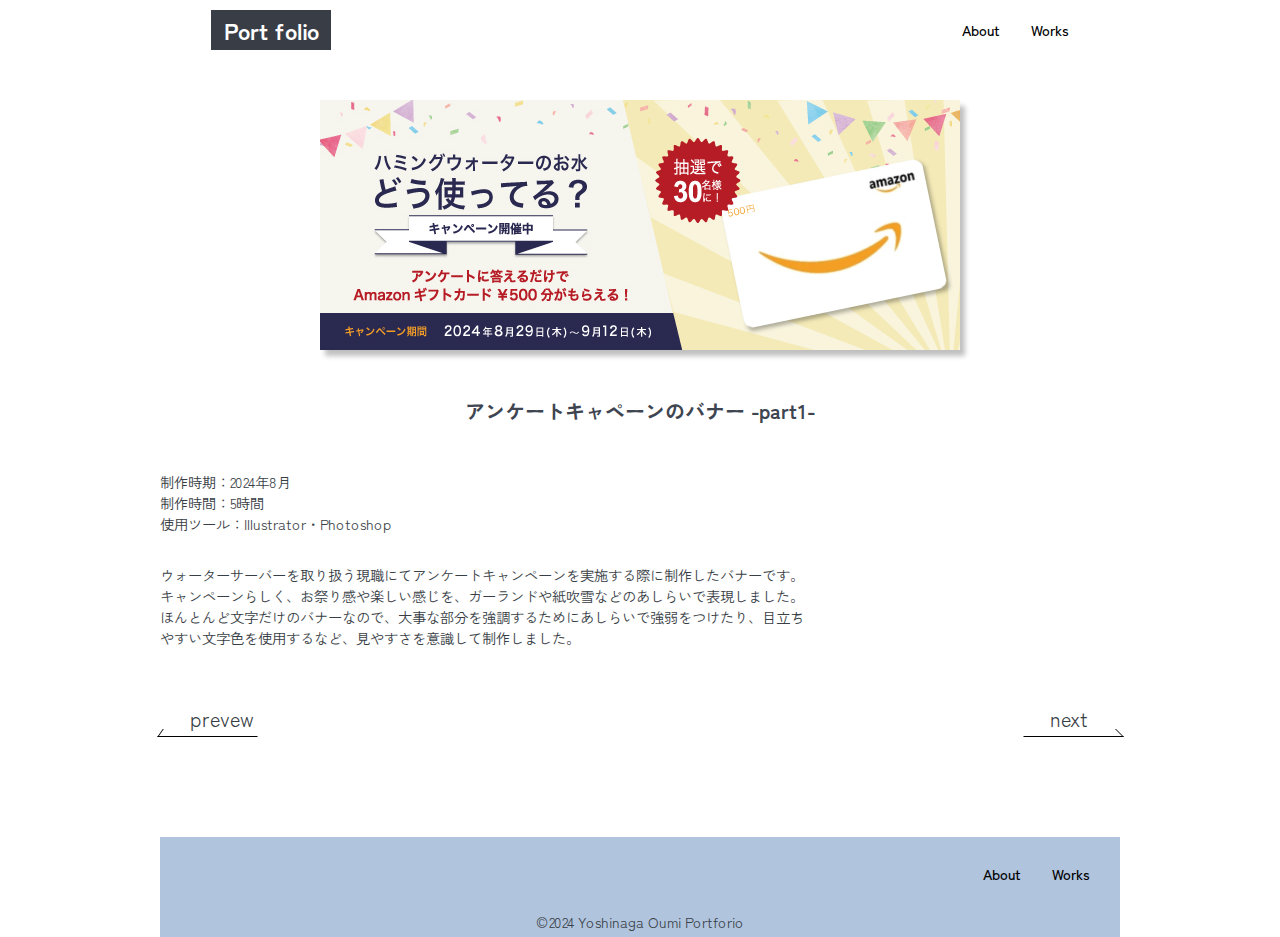
<file: page8.html>
<!doctype html>
<html lang="ja">
	<head>
		<meta charset="UTF-8">
		<title>吉永桜実 ポートフォリオ</title>
		<meta name="description" content="吉永桜実・就活用のポートフォリオです">
		<link rel="preconnect" href="https://fonts.googleapis.com">
		<link rel="preconnect" href="https://fonts.gstatic.com" crossorigin>
		<link href="https://fonts.googleapis.com/css2?family=Noto+Sans+JP:wght@100..900&family=Shippori+Mincho+B1:wght@400;500;600;700;800&display=swap" rel="stylesheet">
		<link href="https://fonts.googleapis.com/css2?family=Zen+Kaku+Gothic+New:wght@300;400;500;700;900&display=swap" rel="stylesheet">
		<link rel="stylesheet" href="css/reset.css">
		<link rel="stylesheet" href="css/style.css">
		
	</head>
	<body>
		<header>
			<a href="index.html"><h1>Port folio</h1></a>
			<nav>
				<ul class="nav">
					<li class="navitem"><a href="index.html#about">About</a></li>
					<li class="navitem"><a href="index.html#works">Works</a></li>
				</ul>
			</nav>
		</header>
		<main>
			<div class="bunnerimg">
				<img class="bunner" src="img/bunner7.jpg" alt="アンケートキャペーンのバナー -part1-">
				<h4>アンケートキャペーンのバナー -part1-</h4>
			</div>
			<div class="bunnertext">
				<div class="bunnertexttop">
					<p>
							制作時期：2024年8月<br>
							制作時間：5時間<br>
							使用ツール：Illustrator・Photoshop
					</p>
				</div>
					<p>
							ウォーターサーバーを取り扱う現職にてアンケートキャンペーンを実施する際に制作したバナーです。<br>
							キャンペーンらしく、お祭り感や楽しい感じを、ガーランドや紙吹雪などのあしらいで表現しました。<br>
							ほんとんど文字だけのバナーなので、大事な部分を強調するためにあしらいで強弱をつけたり、目立ち<br>
							やすい文字色を使用するなど、見やすさを意識して制作しました。
					</p>
			</div>
			<div class="arrows">
				<div class="left">
					<a href="page7.html">
						<p class="prevew">prevew</p>
						<div class="arrowleft"></div>
					</a>
				</div>
				<div class="right">
					<a href="page9.html">
						<p class="next">next</p>
						<div class="arrow"></div>
					</a>
				</div>
			</div>
		</main>
		<fotter>
			<div class="footer">
				<nav>
					<ul class="footer-nav">
						<li class="footer-navitem"><a href="#about">About</a></li>
						<li class="footer-navitem"><a href="#works">Works</a></li>
					</ul>
				</nav>
				<p><small>&copy;2024 Yoshinaga Oumi Portforio</small></p>
			</div>
		</fotter>
	</body>
</html>
</file>
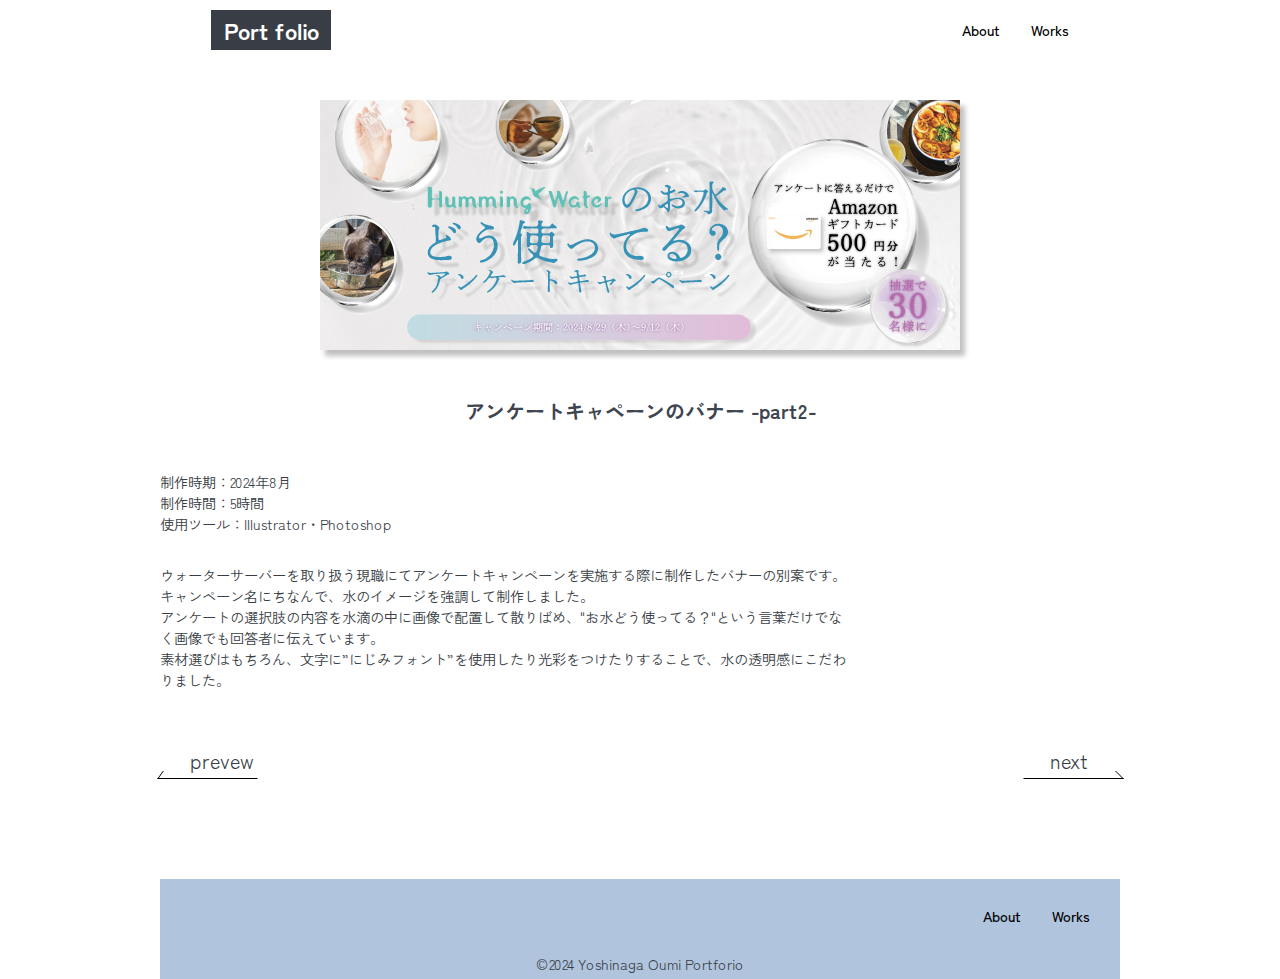
<file: page9.html>
<!doctype html>
<html lang="ja">
	<head>
		<meta charset="UTF-8">
		<title>吉永桜実 ポートフォリオ</title>
		<meta name="description" content="吉永桜実・就活用のポートフォリオです">
		<link rel="preconnect" href="https://fonts.googleapis.com">
		<link rel="preconnect" href="https://fonts.gstatic.com" crossorigin>
		<link href="https://fonts.googleapis.com/css2?family=Noto+Sans+JP:wght@100..900&family=Shippori+Mincho+B1:wght@400;500;600;700;800&display=swap" rel="stylesheet">
		<link href="https://fonts.googleapis.com/css2?family=Zen+Kaku+Gothic+New:wght@300;400;500;700;900&display=swap" rel="stylesheet">
		<link rel="stylesheet" href="css/reset.css">
		<link rel="stylesheet" href="css/style.css">
		
	</head>
	<body>
		<header>
			<a href="index.html"><h1>Port folio</h1></a>
			<nav>
				<ul class="nav">
					<li class="navitem"><a href="index.html#about">About</a></li>
					<li class="navitem"><a href="index.html#works">Works</a></li>
				</ul>
			</nav>
		</header>
		<main>
			<div class="bunnerimg">
				<img class="bunner" src="img/bunner8.jpg" alt="アンケートキャペーンのバナー -part2-">
				<h4>アンケートキャペーンのバナー -part2-</h4>
			</div>
			<div class="bunnertext">
				<div class="bunnertexttop">
					<p>
							制作時期：2024年8月<br>
							制作時間：5時間<br>
							使用ツール：Illustrator・Photoshop
					</p>
				</div>
					<p>
							ウォーターサーバーを取り扱う現職にてアンケートキャンペーンを実施する際に制作したバナーの別案です。<br>
							キャンペーン名にちなんで、水のイメージを強調して制作しました。<br>
							アンケートの選択肢の内容を水滴の中に画像で配置して散りばめ、"お水どう使ってる？"という言葉だけでな<br>
							く画像でも回答者に伝えています。<br>
							素材選びはもちろん、文字に”にじみフォント”を使用したり光彩をつけたりすることで、水の透明感にこだわ<br>
							りました。
					</p>
			</div>
			<div class="arrows">
				<div class="left">
					<a href="page8.html">
						<p class="prevew">prevew</p>
						<div class="arrowleft"></div>
					</a>
				</div>
				<div class="right">
					<a href="page10.html">
						<p class="next">next</p>
						<div class="arrow"></div>
					</a>
				</div>
			</div>
		</main>
		<fotter>
			<div class="footer">
				<nav>
					<ul class="footer-nav">
						<li class="footer-navitem"><a href="#about">About</a></li>
						<li class="footer-navitem"><a href="#works">Works</a></li>
					</ul>
				</nav>
				<p><small>&copy;2024 Yoshinaga Oumi Portforio</small></p>
			</div>
		</fotter>
	</body>
</html>
</file>
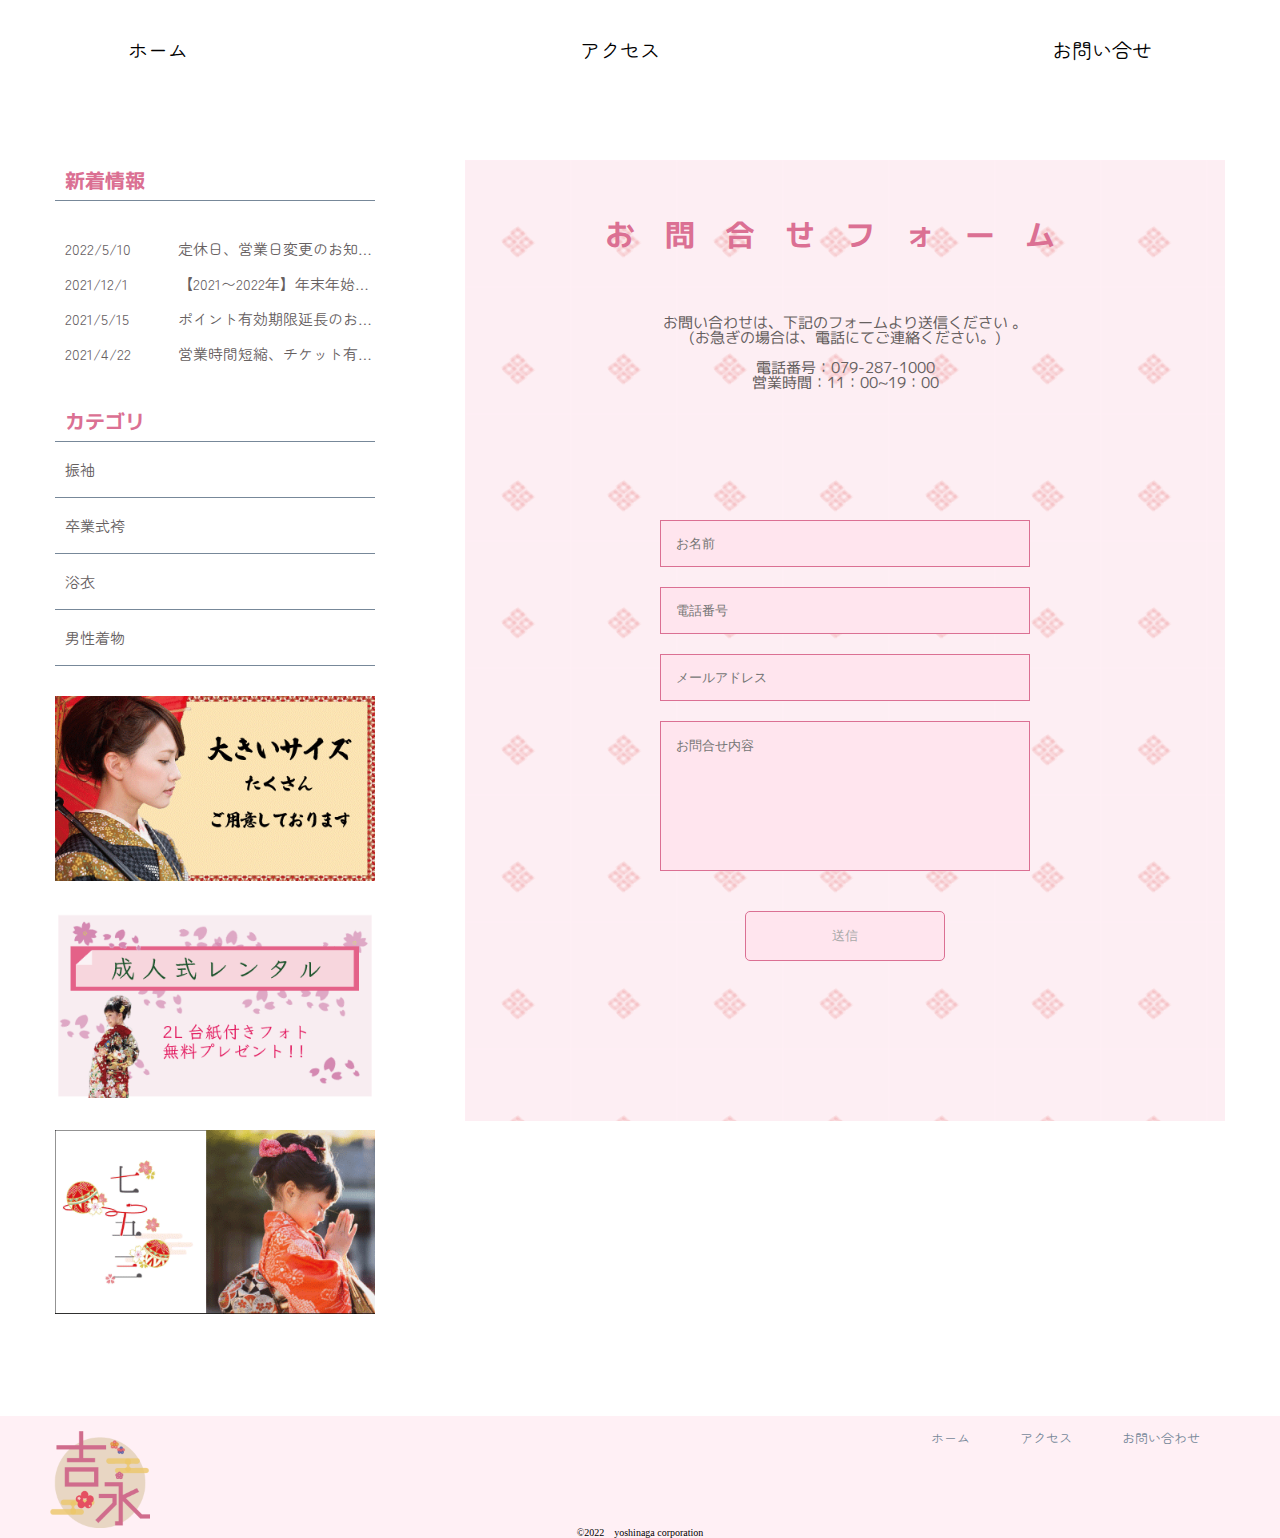
<file: hp/page3.html>
<!doctype html>
<html lang="ja">
	<head>
		<meta charset="UTF-8">
		<title>姫路市の着物レンタルショップ　吉永</title>
		<meta name="description" content="説明文です">
		<link rel="preconnect" href="https://fonts.googleapis.com">
		<link rel="preconnect" href="https://fonts.gstatic.com" crossorigin>
		<link href="https://fonts.googleapis.com/css2?family=Sawarabi+Mincho&display=swap" rel="stylesheet">
		<link href="https://fonts.googleapis.com/css2?family=Sawarabi+Mincho&family=Zen+Maru+Gothic:wght@300&display=swap" rel="stylesheet">
		<link href="https://fonts.googleapis.com/css2?family=Sawarabi+Mincho&family=Zen+Maru+Gothic:wght@300;400&display=swap" rel="stylesheet">
		<link href="https://fonts.googleapis.com/css2?family=Sawarabi+Mincho&family=Yuji+Syuku&family=Zen+Maru+Gothic:wght@300;400&display=swap" rel="stylesheet">
		<link href="https://fonts.googleapis.com/css2?family=M+PLUS+1p:wght@300&family=Sawarabi+Mincho&family=Yuji+Syuku&family=Zen+Maru+Gothic:wght@300;400&display=swap" rel="stylesheet">
		<link href="https://fonts.googleapis.com/css2?family=M+PLUS+1p:wght@300;400&family=Sawarabi+Mincho&family=Yuji+Syuku&family=Zen+Maru+Gothic:wght@300;400&display=swap" rel="stylesheet">
		<link rel="stylesheet" href="reset.css">
		<link rel="stylesheet" href="style.css">
	</head>

	<body>
		<header>
			<nav>
				<ul class="header-nav">
					<li class="nav-items"><a href="index.html">ホーム</a></li>
					<li class="nav-items"><a href="page2.html">アクセス</a></li>
					<li class="nav-items"><a href="page3.html">お問い合せ</a></li>
				</ul>
			</nav>
		</header>

		<main>
			<div class="top-main clearfix">	
				
				<div class="top-main-article">
					<div class="article-box">
						<h2 class="top-article-title">お問合せフォーム</h2>
						<p class="contact-text">お問い合わせは、下記のフォームより送信ください
。<br>(お急ぎの場合は、電話にてご連絡ください。)</p>
						<p class="contact-text">電話番号：079-287-1000<br>営業時間：11：00~19：00<br>
							<section class="contact" id="contact">
								<form action="" class="contact-form">
									<input type="text" name="name" placeholder="お名前">
									<input type="text" name="tel" placeholder="電話番号">
									<input type="text" name="email" placeholder="メールアドレス">
									<textarea name="message" placeholder="お問合せ内容"></textarea>
									<input type="submit" value="送信">
								</form>
							</section>

					</div>					
				</div>
				
				<div class="top-main-aside">		
					<div class="top-aside-news">
						<h2 class="top-aside-title top-aside-title-top">新着情報</h2>
						<ul>
							<li class="top-aside-text">
								<a href="#">									
									<sapn class="aside-content">
										<time datetime="2022/5/10">2022/5/10</time>
										<span class="aside-text">定休日、営業日変更のお知らせ</span>
									</sapn>
								</a>
							</li>
							<li class="top-aside-text">
								<a href="#">
									<sapn class="aside-content">
										<time datetime="2021/12/1">2021/12/1</time>
										<span class="aside-text">【2021〜2022年】年末年始の営業時間について</span>						
									</sapn>
								</a>
							</li>
							<li class="top-aside-text">
								<a href="#">
									<sapn class="aside-content">
										<time datetime="2021/5/15">2021/5/15</time>
										<span class="aside-text">ポイント有効期限延長のお知らせ</span>
									</sapn>			
								</a>
							</li>
							<li class="top-aside-text">
								<a href="#">
									<sapn class="aside-content">
										<time datetime="2021/4/22">2021/4/22</time>
										<span class="aside-text">営業時間短縮、チケット有効期限延長について</span>
									</sapn>	
								</a>
							</li>
						</ul>
					</div>
					<div class="top-aside-category">
						<h2 class="top-aside-title">カテゴリ</h2>
						<ul>
							<li class="top-aside-categories"><a href="#">振袖</a></li>
							<li class="top-aside-categories"><a href="#">卒業式袴</a></li>
							<li class="top-aside-categories"><a href="#">浴衣</a></li>
							<li class="top-aside-categories"><a href="#">男性着物</a></li>
						</ul>
					</div>
					<img class="aside-banner" src="images/aside-banner1.png" alt="大きいサイズの着物のお知らせ">
					<img class="aside-banner" src="images/aside-banner2.png" alt="成人式振袖レンタルのお知らせ">
					<img class="aside-banner" src="images/aside-banner3.png" alt="七五三お知らせ">
				</div>
			</div>
		</main>
		
		<footer>
			<div class="footer-nav">
				<img class="footer-logo" src="images/logo-1.png" alt="logo" width="100px">
				<ul class="footer-list">
					<li class="footer-item"><a href="index.html">ホーム</a></li>
					<li class="footer-item"><a href="page2.html">アクセス</a></li>
					<li class="footer-item"><a href="page3.html">お問い合わせ</a></li>
				</ul>
			</div>
			<p class="copyright"><small>&copy;2022　yoshinaga corporation</small></p>
		</footer>
	</body>
</html>
</file>
<file: css/style.css>
@charset "UTF-8";

*, *::before, *::after{
	box-sizing: border-box;
	margin: 0;
	padding: 0;
}

.clearfix::after{
content:"";
display: block;
clear: both;
}

html{
	font-size: 62.5%;
	width: 100%;
	color: #3e4550;
	
/*
	font-family: "Noto Sans JP", sans-serif;
	font-optical-sizing: auto;
	font-weight:normal;
	font-style: normal;
*/
}

body{
	font-family: "Zen Kaku Gothic New", sans-serif;
  	font-weight: 400;
  	font-style: normal;
/*	font-family: "Hiragino Sans", "Hiragino Kaku Gothic ProN", Meiryo, "sans-serif";*/
}

h3{
	font-size: 16px;
	font-weight: bold;
	text-transform: uppercase;
	margin-bottom: 10px;
	display: inline-block;
}

p{
	font-size: 14.4px;
	color: #383E45;
	line-height: 21px;
}

a{
	text-decoration: none;
	color: #000;
}

a:hover{
	transition-property: opacity;
	transition-duration: 0.3s;
	opacity: 0.7;
}

li{
	list-style-type: none;
}


/*ヘッダー*/

header{
	width: 960px;
	margin: 10px auto;
	padding: 0% 4%;
	display: flex;
	justify-content: space-between;
}

h1{
	width: 120px;
	height: 40px;
	background-color: #393E46;
	color: #fff;
	font-size: 23px;
	text-align: center;
	line-height: 40px;
}

h2{
	font-size: 32px;
	font-weight: bold;
	text-align: center;
	margin-bottom: 80px;
}

ul{
	display: flex;
	justify-content: space-between;
	list-style: none;
}

.nav{
	margin-left: 30px;
	font-size: 14.4px;
	line-height: 40px;
}

.navitem{
	margin-left: 30px;
	font-family: "Zen Kaku Gothic New", sans-serif;
  	font-weight: 500;
  	font-style: normal;
}

/*ヘッダー　ここまで*/

/*メイン*/

.mainvisualbox{
	width: 960px;
	display: flex;
	margin: 0 auto 100px;
	justify-content: space-between;
}

.mainvisual{
	width: 500px;
	display: block;
	margin-top: 200px;
}

.mainvisualtext{
	font-size: 50px;
	line-height: 50px;
	margin-top: 300px;
	font-weight: bold;
}

/*メイン　ここまで*/

/*about*/

#about{
	width: 960px;
	margin: 80px auto;
	padding: 0% 4%;
}

.name{
	font-size: 20px;
	font-weight: normal;
}

.aboutcontent{
	display: flex;
	justify-content: center;
}

.aboutimg{
	width: 200px;
	height: 200px;
	border-radius: 50vw;
	text-align: center;
	margin-right: 30px;
}

.abouttext{
	display: block;
	margin-bottom: 30px;
}

.more{
	font-size: 20px;
	display: block;
	margin: 60px 0 0 30px;
}

.arrow{
	width: 100px;
	height: 8px;
	border-bottom: 1px solid #000;
	border-right: 1px solid #000;
	transform: skew(45deg);
}
/*about ここまで*/

/*works*/

.worksimg{
	width: 	280px;
	display: block;
	margin: 30px 0;
}

.workscontent{
	display: flex;
	justify-content: space-between;
}

.workscontentbottom{
	display: flex;
}

.worksbox-package{
	margin-right: 60px;
}

#works{
	width: 960px;
	margin: 0 auto;
	text-align: center;
}

.workstitle3{
	margin-top: 50px;
}

.workstitle9{
	margin-top: 40px;
}

.workstitle11{
	margin-top: 80px;
}

/*works ここまで*/

/*footer*/

.footer{
	display: block;
	width: 960px;
	height: 100px;
	background-color: #b0c4de;
	margin: 100px auto 0;
}

.footer-nav{
	justify-content: flex-end;
	font-size: 14.4px;
}

.footer-navitem{
	margin:30px 30px 30px 0;
	font-family: "Zen Kaku Gothic New", sans-serif;
  	font-weight: 500;
  	font-style: normal;
	
}

small{
	display: block;
	text-align: center;
}

/*footer ここまで*/

/*2ページ目〜11ページ目共通*/

h4{
	font-size: 20px;
	font-weight: bold;
	margin: 50px 0;
}

.bunnerimg{
	width: 960px;
	text-align: center;
	margin: 50px auto;
}

.bunner{
box-shadow: 5px 6px 5px #c0c0c0
}

.bunnertext{
	width: 960px;
	margin: 0 auto;
}

.bunnertexttop{
	margin-bottom: 30px;
}

.arrows{
	width: 960px;
	display: flex;
	margin: 0 auto;
	justify-content: space-between;
}

.prevew{
	font-size: 20px;
	display: block;
	margin: 60px 0 0 30px;
}

.nextonly{
	margin: 0 0 0 auto;
}

.next{
	font-size: 20px;
	display: block;
	margin: 60px 0 0 30px;
}

.arrow{
	width: 100px;
	height: 8px;
	border-bottom: 1px solid #000;
	border-right: 1px solid #000;
	transform: skew(45deg);
}

.arrowleft{
	width: 100px;
	height: 8px;
	border-bottom: 1px solid #000;
	border-left: 1px solid #000;
	transform: skew(325deg);
}

/*2ページ目〜11ページ目共通　ここまで*/

/*12ページ目*/

.name{
	margin-bottom: 30px;
}

span{
	font-weight: bold;
}

.myprofileimg{
	display: block;
	margin-top: 80px;
}

.myprofiletexttop{
	display: block;	
}

.myprofiletextmiddle{
	display: block;
	margin-top: 20px;
}

.myprofiletextbottom{
	display: block;
	margin-top: 20px;
}

.myprofiletextbox{
	margin-top: 130px;
}

.career{
	width: 960px;
	margin: 0 auto;
}

.careerbox{
	display: flex;
/*	padding: 30px 0;*/
}

.nichiidate{
	display: block;
	padding: 40px 40px 40px 0;
}

.heiseidate{
	display: block;
	padding: 40px 40.5px 40px 0;
}

.emplosdate{
	display: block;
	padding: 40px 40.5px 40px 0;
}

.samuraidate{
	display: block;
	padding: 40px 34px 40px 0;
}

.cosmodate{
	display: block;
	padding: 40px 39px 40px 0;
}

.careertext{
	display: block;
	padding: 40px 40px 0 40px;
	text-transform: uppercase;
}

.careertextsamurai{
	display: block;
	padding: 40px 40px 0 40px;
}

.border{
	border-left: 2px solid #4682b4;
}

.samuraiborder{
	border-left: 2px solid #4682b4;
}
</file>
<file: hp/style.css>
@charset "UTF-8";

*,*::before,*::after {
	box-sizing: border-box;
	margin: 0;
	padding: 0;
}

.clearfix::after{
content:"";
display: block;
clear: both;
}

html{
	font-size: 62.5%;
}

a{
	text-decoration: none;
}

header{
	width: 100%;
}

li{
	list-style-type: none;
}

/* ヘッダー */

.container{
	width: 100%;
}

.logo-ils{
	display: block;
	position: absolute;
	left: 30px;
	top: 30px;
	z-index: 1;
}

/* ナブ */

.header-nav{
	display: flex;
	justify-content: space-between;
	width: 80%;
	margin: 40px auto;
	color: #66605f;
	font-family: 'Zen Maru Gothic', sans-serif;
	font-size: 2rem;
}

.nav-items a{
	display: block;
	color: #000;
	transition: 0.3s;
}

.nav-items a:hover{
	color: #db7093;
}

/* メイン */

.top-main{
	width: 1170px;
	margin: 100px auto 100px;
}

/* アーティクル */


.top-main-article{
	width: 760px;
	float: right;

}

.article-box{
	width: 760px;
	background: #fff0f5;
	padding: 10px;
	background-image: url("images/background1.png");
}

.top-article-title{
	font-size: 3rem;
	color: #db7093;
	letter-spacing: 30px;
	text-align: center;
	margin: 20px auto 50px;
	font-family: 'M PLUS 1p', sans-serif;
	font-weight: Regular 400;
}

.article-text-box{
	display: flex;
	justify-content: space-between;
	padding: 10px;
}

.article-left-box{
	width: 280px;
}

.article-right-box{
	width: 450px;
	padding: 0 10px;
	margin-bottom: 40px;
}

.top-article-img{
	display: block;
	width: 270px;
	padding-right: 10px;
	margin: 0 auto;
}

.top-article-content{
	font-size: 1.5rem;
	line-height: 1.8;
	margin: 0 auto;
	color: #778899;
}


/* 流れ */



.article-bottom-title{

	border: solid 1px #000;

	font-size: 2rem;

	text-align: center;

	padding: 30px;

	margin: 50px 0;

	letter-spacing: 2px;

}



.article-bottom-items{

	list-style-type: decimal;

	font-size: 1.8rem;

	background: #eee;

	padding-top: 15px;

	padding-bottom: 15px;

	letter-spacing: 2px;

}



.article-bottom-num{

	background: #db7093;

	color: #fff;

	padding: 5px 8px;

	margin: 0 20px;

}



.article-bottom-text{

	background: #fff;

	font-size: 1.5rem;

	padding: 30px;

	line-height: 1.8;

	font-family: 'M PLUS 1p', sans-serif;

	color: #66605f;

	border-left: solid 1px #778899;

	margin: 20px 0;

}



/*　バナー　*/



.top-article-banner{

	margin: 20px 0;

}

.banner-box{
	margin-top: 50px;	
}

/* page2 */
.access-mainimg{
	display: block;
	text-align: center;
	margin: 0 auto;
}

.top-article-title{
	font-size: 3rem;
	color: #db7093;
	letter-spacing: 30px;
	text-align: center;
	margin: 20px auto 50px;
	font-family: 'M PLUS 1p', sans-serif;
	font-weight: Regular 400;
	padding-top: 30px;
}

.article-subtitle{
	font-size: 1.5rem;
	font-family: 'M PLUS 1p', sans-serif;
	color: #66605f;
	border-bottom: solid 2px #66605f;
	padding:50px 0 10px 50px;
	margin-bottom: 30px;
}

.access-main{
	text-align: center;
	margin-bottom: 30px;
}

.access-article-theme{
	font-size: 1.5rem;
	font-family: 'M PLUS 1p', sans-serif;
	color: #66605f;
	padding-left: 80px;
}

.access-article-text{
	font-size: 1.3rem;
	font-family: 'M PLUS 1p', sans-serif;
	color: #66605f;
	padding-left: 80px;
}

.article-map{
	display: block;
	text-align: center;
	margin: 0 auto 50px;
}

/* page3 */

.contact-text{
	text-align: center;
	font-size: 1.5rem;
	font-family: 'M PLUS 1p', sans-serif;
	color: #66605f;
	padding-top: 15px;
}

.contact{
	padding: 80px 0 150px;
}

.contact-form{
	font-size: 1.3rem;
	width: 50%;
	margin: 50px auto 0;
}

.contact-form input[type=text],
.contact-form textarea{
	display: block;
	font-size: 1.3rem;
	width: 100%;
	margin-bottom: 20px;
	padding: 15px;
	border: 1px solid rgba(219,112,147,1);
	border-radius: 0;
	background-color: rgba(255,229,238,1);
	color: #eeeeee;
	outline: none;
}

.contact-form input[type=text]:focus,
.contact-form textarea:focus{
	box-shadow: 0 0 8px rgba(255,255,255,.5) inset;
}

.contact-form textarea{
	height: 150px;
	resize: none;
}

.contact-form input[type=submit]{
	display: block;font-size: 1.3rem;
	width: 200px;
	margin: 40px auto 0;
	padding: 15px;
	border: 1px solid rgba(219,112,147,1);
	border-radius: 5px;
	background-color: rgba(255,229,238,1);
	color: rgba(170,170,170,1);
	cursor: pointer;
}

.contact-form input[type=submit]:hover{
	background-color: rgba(219,112,147,1);
}


.top-main-article{
	width: 760px;
	float: right;
}

/*　アサイド　*/

.top-main-aside{
	width: 320px;
	float: left;
}

.top-aside-news{
	margin-bottom: 30px;
}

.top-aside-title{
	font-size: 2rem;
	color: #db7093;
	border-bottom: 1px #778899 solid;
	padding: 10px 0 10px 10px;
	font-family: 'M PLUS 1p', sans-serif;
}

.top-aside-title-top{
	margin-bottom: 30px;
}

.top-aside-text{
	font-size: 1.5rem;
	padding: 10px 0 10px 10px;
}


time{
	width: 30%;
}

.aside-text{
	width: 70%;
	padding-left: 20px;
	overflow: hidden;
	text-overflow: ellipsis;
	white-space: nowrap;
}

.top-aside-text a:hover{
	color: cornflowerblue;
}

.aside-content{
	display: flex;
	color: #66605f;
	font-family: 'Zen Maru Gothic', sans-serif;
	font-weight: medium;
}

.top-aside-categories{
	font-size: 1.5rem;
	padding: 20px 0 20px 10px;
	font-family: 'Zen Maru Gothic', sans-serif;
	border-bottom: 1px #778899 solid;
}

.top-aside-categories a{
	color: #66605f;
}


.top-aside-categories a:hover{
	color: cornflowerblue;
}

.aside-banner{
	width: 320px;
	padding-top: 30px;
}

/* フッター */
footer{
	width: 100%;
	background: #fff0f5;
}

.footer-nav{
	display: flex;
	justify-content: space-between;
	padding: 15px 30px 0 50px;
}

.footer-list{
	display: flex;
	justify-content: space-between;
	font-size: 1.3rem;
	font-family: 'Zen Maru Gothic', sans-serif;
}

.footer-item{
	padding-right: 50px;
	font-family: 'Zen Maru Gothic', sans-serif;
}

.footer-item a{
	color: #789;
	transition: 0.3s;
}

.footer-item a:hover{
	color: #db7093;
}

.copyright{
	text-align: center;
}
</file>
